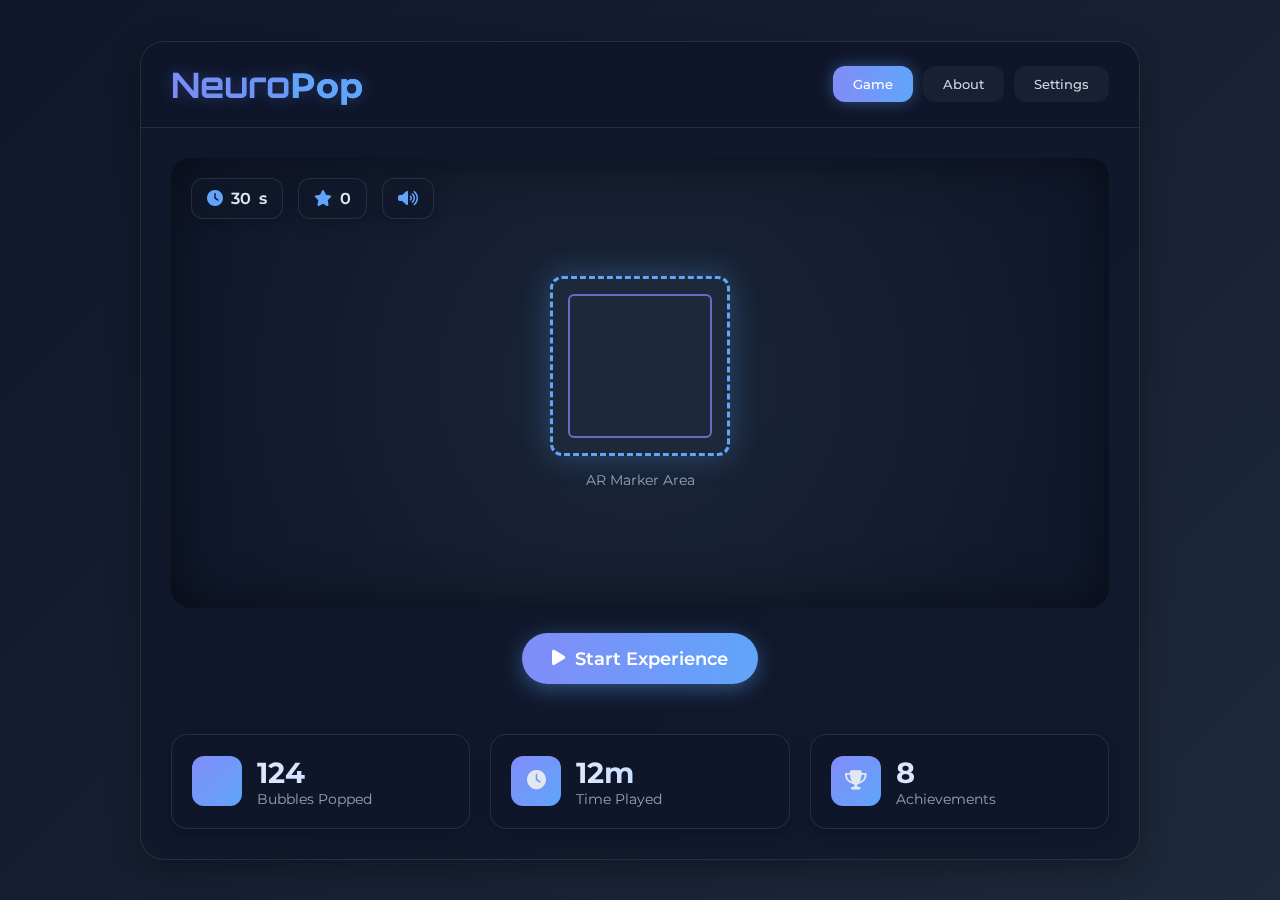
<file: ar_game.html>
<!DOCTYPE html>
<html lang="en">

<head>
    <meta charset="UTF-8">
    <meta name="viewport" content="width=device-width, initial-scale=1.0">
    <title>NeuroPop - AR Stress Relief</title>
    <link rel="stylesheet" href="https://cdnjs.cloudflare.com/ajax/libs/font-awesome/6.4.0/css/all.min.css">
    <link
        href="https://fonts.googleapis.com/css2?family=Montserrat:wght@400;500;600;700&family=Orbitron:wght@500;700&display=swap"
        rel="stylesheet">
</head>

<body>
    <div class="container">
        <div class="header">
            <h1 class="logo">Neuro<span>Pop</span></h1>
            <div class="nav">
                <button class="nav-btn active">Game</button>
                <button class="nav-btn">About</button>
                <button class="nav-btn">Settings</button>
            </div>
        </div>

        <div class="main-content">
            <div class="game-container" id="gameArea">
                <div class="hud">
                    <div class="hud-item">
                        <i class="fas fa-clock"></i>
                        <span id="timer">30</span>s
                    </div>
                    <div class="hud-item">
                        <i class="fas fa-star"></i>
                        <span id="score">0</span>
                    </div>
                    <div class="hud-item">
                        <i class="fas fa-volume-up" id="soundToggle"></i>
                    </div>
                </div>

                <div class="ar-marker-sim">
                    <div class="marker"></div>
                    <p>AR Marker Area</p>
                </div>

                <div class="message-container" id="messageContainer"></div>
            </div>

            <div class="controls">
                <button id="startButton" class="start-btn">
                    <i class="fas fa-play"></i>
                    Start Experience
                </button>
            </div>
        </div>

        <div class="stats-panel">
            <div class="stat-card">
                <div class="stat-icon">
                    <i class="fas fa-bubble"></i>
                </div>
                <div class="stat-info">
                    <h3>124</h3>
                    <p>Bubbles Popped</p>
                </div>
            </div>
            <div class="stat-card">
                <div class="stat-icon">
                    <i class="fas fa-clock"></i>
                </div>
                <div class="stat-info">
                    <h3>12m</h3>
                    <p>Time Played</p>
                </div>
            </div>
            <div class="stat-card">
                <div class="stat-icon">
                    <i class="fas fa-trophy"></i>
                </div>
                <div class="stat-info">
                    <h3>8</h3>
                    <p>Achievements</p>
                </div>
            </div>
        </div>
    </div>

    <!-- Audio elements for sound effects with proper sources -->
    <audio id="popSound" preload="auto">
        <source src="https://assets.mixkit.co/sfx/preview/mixkit-bubble-pop-up-3006.mp3" type="audio/mpeg">
    </audio>
    <audio id="startSound" preload="auto">
        <source src="https://assets.mixkit.co/sfx/preview/mixkit-game-show-intro-331.mp3" type="audio/mpeg">
    </audio>
    <audio id="messageSound" preload="auto">
        <source src="https://assets.mixkit.co/sfx/preview/mixkit-magic-sparkle-3021.mp3" type="audio/mpeg">
    </audio>
    <audio id="endSound" preload="auto">
        <source src="https://assets.mixkit.co/sfx/preview/mixkit-game-level-completed-2059.mp3" type="audio/mpeg">
    </audio>
    <audio id="bgMusic" preload="auto" loop>
        <source src="https://assets.mixkit.co/music/preview/mixkit-spooky-ambience-532.mp3" type="audio/mpeg">
    </audio>

    <script>
        document.addEventListener('DOMContentLoaded', function () {
            // DOM elements
            const gameArea = document.getElementById('gameArea');
            const timerElement = document.getElementById('timer');
            const scoreElement = document.getElementById('score');
            const startButton = document.getElementById('startButton');
            const messageContainer = document.getElementById('messageContainer');
            const soundToggle = document.getElementById('soundToggle');

            // Audio elements
            const popSound = document.getElementById('popSound');
            const startSound = document.getElementById('startSound');
            const messageSound = document.getElementById('messageSound');
            const endSound = document.getElementById('endSound');
            const bgMusic = document.getElementById('bgMusic');

            // Game state
            let score = 0;
            let timeLeft = 30;
            let gameInterval;
            let bubbleInterval;
            let isSoundOn = true;
            let audioContext;

            // Check if audio is supported and handle errors
            function setupAudio() {
                // Try to play a sound to check if audio is working
                try {
                    // Create fallback oscillator sounds if HTML5 audio fails
                    if (typeof AudioContext !== 'undefined' || typeof webkitAudioContext !== 'undefined') {
                        audioContext = new (AudioContext || webkitAudioContext)();
                    }

                    // Test if the audio elements have valid sources
                    if (popSound.src === "" || popSound.src === window.location.href) {
                        console.log("Using fallback audio sounds");
                    }
                } catch (e) {
                    console.log("Audio context not supported:", e);
                }
            }

            // Play a sound with fallback to Web Audio API if HTML5 audio fails
            function playSound(audioElement, type) {
                if (!isSoundOn) return;

                try {
                    if (audioElement.src && audioElement.src !== window.location.href) {
                        audioElement.currentTime = 0;
                        audioElement.play().catch(e => {
                            console.log("HTML5 audio play failed, using fallback:", e);
                            playFallbackSound(type);
                        });
                    } else {
                        playFallbackSound(type);
                    }
                } catch (e) {
                    console.log("Audio play error:", e);
                    playFallbackSound(type);
                }
            }

            // Fallback sound using Web Audio API
            function playFallbackSound(type) {
                if (!audioContext) return;

                try {
                    const oscillator = audioContext.createOscillator();
                    const gainNode = audioContext.createGain();

                    oscillator.connect(gainNode);
                    gainNode.connect(audioContext.destination);

                    switch (type) {
                        case 'pop':
                            oscillator.type = 'sine';
                            oscillator.frequency.setValueAtTime(523.25, audioContext.currentTime); // C5
                            oscillator.frequency.exponentialRampToValueAtTime(1046.5, audioContext.currentTime + 0.1); // C6
                            gainNode.gain.setValueAtTime(0.3, audioContext.currentTime);
                            gainNode.gain.exponentialRampToValueAtTime(0.01, audioContext.currentTime + 0.2);
                            break;
                        case 'message':
                            oscillator.type = 'sine';
                            oscillator.frequency.setValueAtTime(659.25, audioContext.currentTime); // E5
                            gainNode.gain.setValueAtTime(0.2, audioContext.currentTime);
                            gainNode.gain.exponentialRampToValueAtTime(0.01, audioContext.currentTime + 0.3);
                            break;
                        case 'start':
                            oscillator.type = 'sine';
                            oscillator.frequency.setValueAtTime(392.00, audioContext.currentTime); // G4
                            oscillator.frequency.exponentialRampToValueAtTime(783.99, audioContext.currentTime + 0.5); // G5
                            gainNode.gain.setValueAtTime(0.3, audioContext.currentTime);
                            gainNode.gain.exponentialRampToValueAtTime(0.01, audioContext.currentTime + 0.6);
                            break;
                        case 'end':
                            oscillator.type = 'sine';
                            const notes = [523.25, 659.25, 783.99]; // C5, E5, G5
                            let time = audioContext.currentTime;
                            gainNode.gain.setValueAtTime(0.3, time);

                            notes.forEach((freq, i) => {
                                oscillator.frequency.setValueAtTime(freq, time);
                                time += 0.2;
                            });

                            gainNode.gain.exponentialRampToValueAtTime(0.01, time);
                            break;
                    }

                    oscillator.start();
                    oscillator.stop(audioContext.currentTime + 0.5);
                } catch (e) {
                    console.log("Web Audio API error:", e);
                }
            }

            // Toggle sound
            soundToggle.addEventListener('click', function () {
                isSoundOn = !isSoundOn;
                if (isSoundOn) {
                    soundToggle.classList.remove('fa-volume-mute');
                    soundToggle.classList.add('fa-volume-up');
                    if (bgMusic.src && bgMusic.src !== window.location.href) {
                        bgMusic.play().catch(e => console.log("Background music play failed:", e));
                    }
                } else {
                    soundToggle.classList.remove('fa-volume-up');
                    soundToggle.classList.add('fa-volume-mute');
                    bgMusic.pause();
                }
            });

            // Create a bubble at a random position
            function createBubble() {
                const bubble = document.createElement('div');
                bubble.className = 'bubble';

                // Random size between 30 and 70 pixels
                const size = Math.floor(Math.random() * 41) + 30;
                bubble.style.width = `${size}px`;
                bubble.style.height = `${size}px`;

                // Random position within game area
                const maxX = gameArea.offsetWidth - size;
                const maxY = gameArea.offsetHeight - size;
                const x = Math.floor(Math.random() * maxX);
                const y = Math.floor(Math.random() * maxY);

                bubble.style.left = `${x}px`;
                bubble.style.top = `${y}px`;

                // Random color from modern palette
                const colors = [
                    'rgba(106, 137, 204, 0.8)', // Soft blue
                    'rgba(120, 220, 182, 0.8)', // Mint green
                    'rgba(231, 144, 209, 0.8)', // Pink
                    'rgba(245, 176, 65, 0.8)',  // Orange
                    'rgba(162, 155, 254, 0.8)'  // Purple
                ];
                const color = colors[Math.floor(Math.random() * colors.length)];
                bubble.style.backgroundColor = color;
                bubble.style.boxShadow = `0 0 15px ${color.replace('0.8', '0.6')}`;

                // Add bubble to game area
                gameArea.appendChild(bubble);

                // Add floating animation with random parameters
                const floatDuration = 5 + Math.random() * 5;
                const floatAmplitude = 10 + Math.random() * 20;
                bubble.style.animation = `float ${floatDuration}s infinite ease-in-out`;
                bubble.style.setProperty('--float-amplitude', `${floatAmplitude}px`);

                // Pop bubble on click
                bubble.addEventListener('click', function () {
                    // Increase score
                    score++;
                    scoreElement.textContent = score;

                    // Play pop sound
                    playSound(popSound, 'pop');

                    // Show motivational message
                    showMessage(bubble);

                    // Remove bubble with popping animation
                    bubble.style.transform = 'scale(1.5)';
                    bubble.style.opacity = '0';
                    setTimeout(() => {
                        if (bubble.parentNode === gameArea) {
                            gameArea.removeChild(bubble);
                        }
                    }, 300);
                });

                // Remove bubble after some time if not popped
                setTimeout(() => {
                    if (bubble.parentNode === gameArea) {
                        bubble.style.opacity = '0';
                        setTimeout(() => {
                            if (bubble.parentNode === gameArea) {
                                gameArea.removeChild(bubble);
                            }
                        }, 1000);
                    }
                }, 6000);
            }

            // Show motivational message at bubble position
            function showMessage(bubble) {
                const message = document.createElement('div');
                message.className = 'message';
                message.textContent = messages[Math.floor(Math.random() * messages.length)];

                const bubbleRect = bubble.getBoundingClientRect();
                const gameRect = gameArea.getBoundingClientRect();

                message.style.left = `${bubbleRect.left - gameRect.left + bubble.offsetWidth / 2}px`;
                message.style.top = `${bubbleRect.top - gameRect.top}px`;

                messageContainer.appendChild(message);

                // Play message sound
                playSound(messageSound, 'message');

                // Remove message after animation completes
                setTimeout(() => {
                    if (message.parentNode === messageContainer) {
                        messageContainer.removeChild(message);
                    }
                }, 2000);
            }

            // Start the game
            function startGame() {
                // Reset game state
                score = 0;
                timeLeft = 30;
                scoreElement.textContent = score;
                timerElement.textContent = timeLeft;

                // Clear any existing bubbles and messages
                const bubbles = document.querySelectorAll('.bubble');
                bubbles.forEach(bubble => bubble.remove());

                const messages = document.querySelectorAll('.message');
                messages.forEach(message => message.remove());

                // Disable start button during game
                startButton.disabled = true;
                startButton.innerHTML = '<i class="fas fa-sync-alt"></i> Playing...';

                // Play start sound
                playSound(startSound, 'start');

                if (isSoundOn && bgMusic.src && bgMusic.src !== window.location.href) {
                    bgMusic.play().catch(e => console.log("Background music play failed:", e));
                }

                // Start timers
                gameInterval = setInterval(() => {
                    timeLeft--;
                    timerElement.textContent = timeLeft;

                    if (timeLeft <= 0) {
                        endGame();
                    }
                }, 1000);

                bubbleInterval = setInterval(createBubble, 600);

                // Create initial bubbles
                for (let i = 0; i < 5; i++) {
                    createBubble();
                }
            }

            // End the game
            function endGame() {
                clearInterval(gameInterval);
                clearInterval(bubbleInterval);

                // Remove all bubbles
                const bubbles = document.querySelectorAll('.bubble');
                bubbles.forEach(bubble => bubble.remove());

                // Play end sound
                playSound(endSound, 'end');

                if (bgMusic.src && bgMusic.src !== window.location.href) {
                    bgMusic.pause();
                    bgMusic.currentTime = 0;
                }

                // Show game over message
                const gameOver = document.createElement('div');
                gameOver.className = 'game-over';
                gameOver.innerHTML = `
                    <h2>Session Complete!</h2>
                    <p>You popped ${score} bubbles</p>
                    <div class="achievement">Mental Wellness +${score * 5}</div>
                `;

                gameArea.appendChild(gameOver);

                // Re-enable start button after delay
                setTimeout(() => {
                    gameArea.removeChild(gameOver);
                    startButton.disabled = false;
                    startButton.innerHTML = '<i class="fas fa-play"></i> Start Again';
                }, 4000);
            }

            // Initialize audio and start button
            setupAudio();

            // Start game when button is clicked
            startButton.addEventListener('click', startGame);

            // Motivational messages
            const messages = [
                "You've got this!",
                "Take a deep breath!",
                "You are capable of amazing things!",
                "This too shall pass!",
                "You matter!",
                "Progress, not perfection!",
                "Be kind to yourself today!",
                "You are enough!",
                "One step at a time!",
                "You're doing great!",
                "Your mind is powerful!",
                "You're stronger than you think!",
                "Keep moving forward!",
                "You deserve happiness!",
                "Believe in yourself!"
            ];
        });
    </script>

    <style>
        * {
            margin: 0;
            padding: 0;
            box-sizing: border-box;
            font-family: 'Montserrat', sans-serif;
        }

        body {
            background: linear-gradient(135deg, #0f172a 0%, #1e293b 100%);
            color: #e2e8f0;
            min-height: 100vh;
            display: flex;
            justify-content: center;
            align-items: center;
            padding: 20px;
        }

        .container {
            width: 100%;
            max-width: 1000px;
            background: rgba(15, 23, 42, 0.8);
            border-radius: 24px;
            box-shadow: 0 10px 30px rgba(0, 0, 0, 0.3);
            overflow: hidden;
            backdrop-filter: blur(10px);
            border: 1px solid rgba(255, 255, 255, 0.1);
        }

        .header {
            display: flex;
            justify-content: space-between;
            align-items: center;
            padding: 20px 30px;
            background: rgba(15, 23, 42, 0.9);
            border-bottom: 1px solid rgba(255, 255, 255, 0.1);
        }

        .logo {
            font-family: 'Orbitron', sans-serif;
            font-weight: 700;
            font-size: 2.2rem;
            background: linear-gradient(90deg, #818cf8 0%, #60a5fa 100%);
            -webkit-background-clip: text;
            -webkit-text-fill-color: transparent;
            text-shadow: 0 0 15px rgba(97, 140, 248, 0.3);
        }

        .logo span {
            color: #60a5fa;
            -webkit-text-fill-color: #60a5fa;
        }

        .nav {
            display: flex;
            gap: 10px;
        }

        .nav-btn {
            background: rgba(30, 41, 59, 0.6);
            color: #cbd5e1;
            border: none;
            padding: 10px 20px;
            border-radius: 12px;
            cursor: pointer;
            transition: all 0.3s ease;
            font-weight: 500;
        }

        .nav-btn:hover,
        .nav-btn.active {
            background: linear-gradient(90deg, #818cf8 0%, #60a5fa 100%);
            color: white;
            box-shadow: 0 0 15px rgba(96, 165, 250, 0.4);
        }

        .main-content {
            padding: 30px;
        }

        .game-container {
            position: relative;
            height: 450px;
            background: radial-gradient(circle at center, rgba(30, 41, 59, 0.8) 0%, rgba(15, 23, 42, 0.9) 100%);
            border-radius: 20px;
            overflow: hidden;
            cursor: pointer;
            box-shadow: inset 0 0 50px rgba(0, 0, 0, 0.5);
            margin-bottom: 25px;
            display: flex;
            justify-content: center;
            align-items: center;
        }

        .hud {
            position: absolute;
            top: 20px;
            left: 20px;
            z-index: 10;
            display: flex;
            gap: 15px;
        }

        .hud-item {
            background: rgba(15, 23, 42, 0.7);
            padding: 10px 15px;
            border-radius: 12px;
            display: flex;
            align-items: center;
            gap: 8px;
            font-weight: 600;
            backdrop-filter: blur(5px);
            border: 1px solid rgba(255, 255, 255, 0.1);
            box-shadow: 0 5px 15px rgba(0, 0, 0, 0.2);
        }

        .hud-item i {
            color: #60a5fa;
        }

        #soundToggle {
            cursor: pointer;
            transition: all 0.3s ease;
        }

        #soundToggle:hover {
            color: #818cf8;
            transform: scale(1.1);
        }

        .ar-marker-sim {
            display: flex;
            flex-direction: column;
            align-items: center;
            justify-content: center;
            gap: 15px;
        }

        .marker {
            width: 180px;
            height: 180px;
            background: rgba(30, 41, 59, 0.9);
            border: 3px dashed #60a5fa;
            border-radius: 12px;
            display: flex;
            justify-content: center;
            align-items: center;
            box-shadow: 0 0 30px rgba(96, 165, 250, 0.3);
        }

        .marker:before {
            content: '';
            width: 80%;
            height: 80%;
            border: 2px solid #818cf8;
            border-radius: 6px;
            opacity: 0.7;
        }

        .ar-marker-sim p {
            color: #94a3b8;
            font-size: 0.9rem;
        }

        .bubble {
            position: absolute;
            border-radius: 50%;
            background: radial-gradient(circle at 30% 30%, rgba(255, 255, 255, 0.9), transparent);
            display: flex;
            justify-content: center;
            align-items: center;
            color: rgba(255, 255, 255, 0.7);
            font-weight: bold;
            user-select: none;
            cursor: pointer;
            transform-origin: center;
            transition: transform 0.2s ease;
        }

        .bubble:hover {
            transform: scale(1.1);
        }

        @keyframes float {

            0%,
            100% {
                transform: translateY(0) rotate(0deg);
            }

            25% {
                transform: translateY(calc(-1 * var(--float-amplitude))) rotate(3deg);
            }

            50% {
                transform: translateY(0) rotate(0deg);
            }

            75% {
                transform: translateY(var(--float-amplitude)) rotate(-3deg);
            }
        }

        .message-container {
            position: absolute;
            top: 0;
            left: 0;
            width: 100%;
            height: 100%;
            pointer-events: none;
            overflow: hidden;
        }

        .message {
            position: absolute;
            color: #60a5fa;
            font-weight: 600;
            opacity: 0;
            pointer-events: none;
            text-shadow: 0 0 10px rgba(96, 165, 250, 0.8);
            animation: fadeUp 2s forwards;
            font-size: 1.2rem;
            white-space: nowrap;
        }

        @keyframes fadeUp {
            0% {
                opacity: 1;
                transform: translateY(0);
            }

            100% {
                opacity: 0;
                transform: translateY(-80px);
            }
        }

        .controls {
            text-align: center;
            margin-bottom: 20px;
        }

        .start-btn {
            background: linear-gradient(90deg, #818cf8 0%, #60a5fa 100%);
            color: white;
            border: none;
            padding: 15px 30px;
            border-radius: 50px;
            font-size: 1.1rem;
            font-weight: 600;
            cursor: pointer;
            box-shadow: 0 5px 20px rgba(96, 165, 250, 0.4);
            transition: all 0.3s ease;
            display: flex;
            align-items: center;
            gap: 10px;
            margin: 0 auto;
        }

        .start-btn:hover {
            transform: translateY(-3px);
            box-shadow: 0 8px 25px rgba(96, 165, 250, 0.6);
        }

        .start-btn:disabled {
            opacity: 0.7;
            cursor: not-allowed;
            transform: none;
        }

        .stats-panel {
            display: grid;
            grid-template-columns: repeat(auto-fit, minmax(200px, 1fr));
            gap: 20px;
            padding: 0 30px 30px;
        }

        .stat-card {
            background: rgba(15, 23, 42, 0.7);
            border-radius: 16px;
            padding: 20px;
            display: flex;
            align-items: center;
            gap: 15px;
            backdrop-filter: blur(5px);
            border: 1px solid rgba(255, 255, 255, 0.1);
            box-shadow: 0 5px 15px rgba(0, 0, 0, 0.2);
        }

        .stat-icon {
            width: 50px;
            height: 50px;
            background: linear-gradient(135deg, #818cf8 0%, #60a5fa 100%);
            border-radius: 12px;
            display: flex;
            justify-content: center;
            align-items: center;
            font-size: 1.2rem;
        }

        .stat-info h3 {
            font-size: 1.8rem;
            font-weight: 700;
            background: linear-gradient(90deg, #e0e7ff 0%, #bfdbfe 100%);
            -webkit-background-clip: text;
            -webkit-text-fill-color: transparent;
        }

        .stat-info p {
            color: #94a3b8;
            font-size: 0.9rem;
        }

        .game-over {
            position: absolute;
            top: 50%;
            left: 50%;
            transform: translate(-50%, -50%);
            background: rgba(15, 23, 42, 0.9);
            padding: 30px;
            border-radius: 20px;
            text-align: center;
            z-index: 100;
            backdrop-filter: blur(10px);
            border: 1px solid rgba(96, 165, 250, 0.3);
            box-shadow: 0 0 40px rgba(96, 165, 250, 0.3);
            animation: pulse 2s infinite;
        }

        @keyframes pulse {

            0%,
            100% {
                box-shadow: 0 0 40px rgba(96, 165, 250, 0.3);
            }

            50% {
                box-shadow: 0 0 50px rgba(96, 165, 250, 0.5);
            }
        }

        .game-over h2 {
            margin-bottom: 10px;
            color: #e0e7ff;
        }

        .game-over p {
            margin-bottom: 15px;
            color: #cbd5e1;
        }

        .achievement {
            display: inline-block;
            background: linear-gradient(90deg, #818cf8 0%, #60a5fa 100%);
            padding: 8px 15px;
            border-radius: 20px;
            font-weight: 600;
            font-size: 0.9rem;
        }

        /* Mobile Responsiveness */
        @media (max-width: 768px) {
            body {
                padding: 15px;
            }

            .container {
                border-radius: 20px;
            }

            .header {
                flex-direction: column;
                gap: 15px;
                padding: 15px 20px;
            }

            .logo {
                font-size: 1.8rem;
            }

            .nav {
                width: 100%;
                justify-content: center;
            }

            .nav-btn {
                padding: 8px 16px;
                font-size: 0.9rem;
            }

            .main-content {
                padding: 20px;
            }

            .game-container {
                height: 350px;
                margin-bottom: 20px;
            }

            .hud {
                top: 15px;
                left: 15px;
                gap: 10px;
            }

            .hud-item {
                padding: 8px 12px;
                font-size: 0.9rem;
            }

            .marker {
                width: 140px;
                height: 140px;
            }

            .ar-marker-sim p {
                font-size: 0.8rem;
            }

            .start-btn {
                padding: 12px 24px;
                font-size: 1rem;
            }

            .stats-panel {
                grid-template-columns: 1fr;
                gap: 15px;
                padding: 0 20px 20px;
            }

            .stat-card {
                padding: 15px;
            }

            .stat-icon {
                width: 40px;
                height: 40px;
                font-size: 1rem;
            }

            .stat-info h3 {
                font-size: 1.5rem;
            }

            .stat-info p {
                font-size: 0.85rem;
            }

            .game-over {
                padding: 20px;
                width: 85%;
            }

            .game-over h2 {
                font-size: 1.3rem;
            }

            .game-over p {
                font-size: 0.95rem;
            }
        }

        @media (max-width: 480px) {
            .header {
                padding: 12px 15px;
            }

            .logo {
                font-size: 1.6rem;
            }

            .nav {
                flex-wrap: wrap;
            }

            .nav-btn {
                padding: 6px 12px;
                font-size: 0.8rem;
            }

            .main-content {
                padding: 15px;
            }

            .game-container {
                height: 300px;
            }

            .hud {
                flex-direction: column;
                gap: 8px;
            }

            .marker {
                width: 120px;
                height: 120px;
            }

            .message {
                font-size: 1rem;
            }

            .start-btn {
                width: 100%;
                justify-content: center;
            }

            .stats-panel {
                padding: 0 15px 15px;
            }

            .stat-card {
                flex-direction: column;
                text-align: center;
                gap: 10px;
            }

            .game-over {
                padding: 15px;
            }

            .game-over h2 {
                font-size: 1.2rem;
            }
        }
    </style>
</body>

</html>
</file>
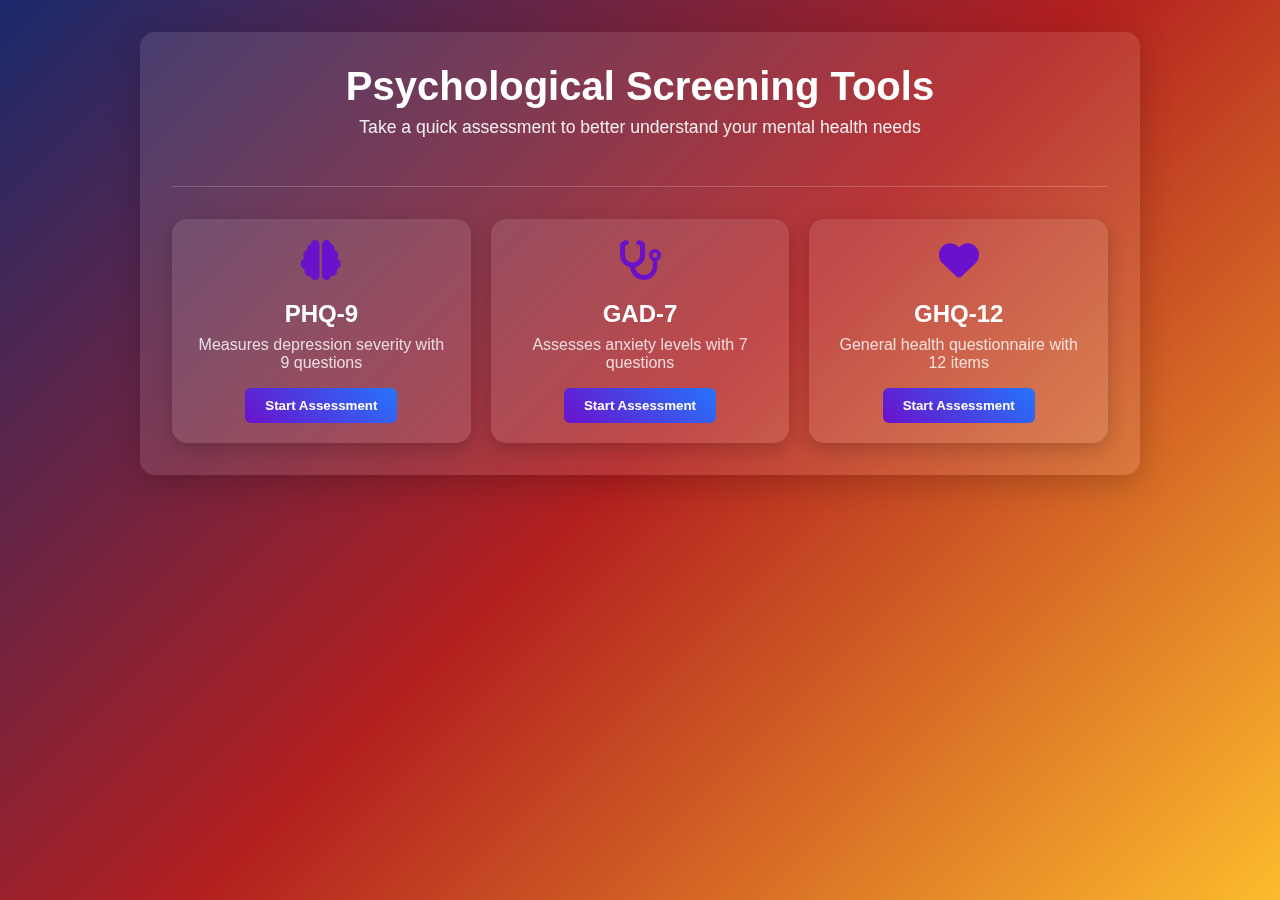
<file: getsupp.html>
<!DOCTYPE html>
<html lang="en">

<head>
    <meta charset="UTF-8">
    <meta name="viewport" content="width=device-width, initial-scale=1.0">
    <title>Psychological Screening Tools</title>
    <link rel="stylesheet" href="https://cdnjs.cloudflare.com/ajax/libs/font-awesome/6.4.0/css/all.min.css">
    <style>
        * {
            margin: 0;
            padding: 0;
            box-sizing: border-box;
            font-family: 'Segoe UI', Tahoma, Geneva, Verdana, sans-serif;
        }

        body {
            background: linear-gradient(135deg, #1a2a6c, #b21f1f, #fdbb2d);
            color: #fff;
            min-height: 100vh;
            padding: 2rem;
        }

        .container {
            max-width: 1000px;
            margin: 0 auto;
            background: rgba(255, 255, 255, 0.1);
            backdrop-filter: blur(10px);
            border-radius: 15px;
            padding: 2rem;
            box-shadow: 0 8px 32px rgba(0, 0, 0, 0.2);
        }

        header {
            text-align: center;
            margin-bottom: 2rem;
            padding-bottom: 1rem;
            border-bottom: 1px solid rgba(255, 255, 255, 0.2);
        }

        h1 {
            font-size: 2.5rem;
            margin-bottom: 0.5rem;
        }

        .description {
            font-size: 1.1rem;
            opacity: 0.9;
            margin-bottom: 2rem;
        }

        .assessment-options {
            display: flex;
            justify-content: center;
            /* center horizontally */
            align-items: stretch;
            /* make equal height */
            gap: 20px;
            /* spacing between cards */
            margin-top: 30px;
            flex-wrap: wrap;
        }

        .assessment-card {
            background: rgba(255, 255, 255, 0.1);
            padding: 20px;
            border-radius: 15px;
            text-align: center;
            width: 280px;
            /* fixed width for alignment */
            flex: 1;
            /* make them flexible */
            box-shadow: 0 6px 20px rgba(0, 0, 0, 0.2);
            transition: transform 0.3s ease, box-shadow 0.3s ease;
        }

        .assessment-card:hover {
            transform: translateY(-8px);
            box-shadow: 0 10px 25px rgba(0, 0, 0, 0.35);
        }

        .assessment-icon {
            font-size: 2.5rem;
            margin-bottom: 1rem;
            color: #6a11cb;
        }

        .assessment-name {
            font-size: 1.5rem;
            margin-bottom: 0.5rem;
        }

        .assessment-desc {
            font-size: 1rem;
            opacity: 0.8;
            margin-bottom: 1rem;
        }

        .start-btn {
            background: linear-gradient(45deg, #6a11cb, #2575fc);
            color: white;
            border: none;
            padding: 10px 20px;
            border-radius: 6px;
            font-weight: 600;
            cursor: pointer;
            transition: all 0.3s ease;
        }

        .start-btn:hover {
            background: linear-gradient(45deg, #6a11cb, #2575fc, #6a11cb);
            transform: scale(1.05);
        }

        .assessment-container {
            display: none;
            background: rgba(255, 255, 255, 0.1);
            border-radius: 12px;
            padding: 2rem;
            margin-top: 2rem;
        }

        .assessment-header {
            display: flex;
            justify-content: space-between;
            align-items: center;
            margin-bottom: 1.5rem;
            padding-bottom: 1rem;
            border-bottom: 1px solid rgba(255, 255, 255, 0.2);
        }

        .back-btn {
            background: rgba(255, 255, 255, 0.1);
            color: white;
            border: none;
            padding: 8px 16px;
            border-radius: 6px;
            cursor: pointer;
            transition: all 0.3s ease;
        }

        .back-btn:hover {
            background: rgba(255, 255, 255, 0.2);
        }

        .question {
            margin-bottom: 1.5rem;
            padding: 1rem;
            background: rgba(255, 255, 255, 0.05);
            border-radius: 8px;
        }

        .question-text {
            font-size: 1.2rem;
            margin-bottom: 1rem;
        }

        .options {
            display: grid;
            grid-template-columns: repeat(auto-fit, minmax(150px, 1fr));
            gap: 10px;
        }

        .option {
            background: rgba(255, 255, 255, 0.1);
            padding: 10px;
            border-radius: 6px;
            text-align: center;
            cursor: pointer;
            transition: all 0.3s ease;
        }

        .option:hover {
            background: rgba(255, 255, 255, 0.15);
        }

        .option.selected {
            background: linear-gradient(45deg, #6a11cb, #2575fc);
            box-shadow: 0 4px 10px rgba(0, 0, 0, 0.2);
        }

        .submit-btn {
            background: linear-gradient(45deg, #00b09b, #96c93d);
            color: white;
            border: none;
            padding: 12px 24px;
            border-radius: 6px;
            font-weight: 600;
            cursor: pointer;
            transition: all 0.3s ease;
            margin-top: 1rem;
            width: 100%;
        }

        .submit-btn:hover {
            background: linear-gradient(45deg, #00b09b, #96c93d, #00b09b);
            transform: translateY(-2px);
        }

        .result-container {
            display: none;
            background: rgba(255, 255, 255, 0.1);
            border-radius: 12px;
            padding: 2rem;
            margin-top: 2rem;
            text-align: center;
        }

        .score {
            font-size: 2rem;
            font-weight: bold;
            margin: 1rem 0;
            color: #fdbb2d;
        }

        .interpretation {
            font-size: 1.1rem;
            line-height: 1.6;
            margin-bottom: 1.5rem;
        }

        .restart-btn {
            background: linear-gradient(45deg, #6a11cb, #2575fc);
            color: white;
            border: none;
            padding: 10px 20px;
            border-radius: 6px;
            font-weight: 600;
            cursor: pointer;
            transition: all 0.3s ease;
        }

        .restart-btn:hover {
            background: linear-gradient(45deg, #6a11cb, #2575fc, #6a11cb);
            transform: scale(1.05);
        }

        @media (max-width: 768px) {
            .assessment-options {
                grid-template-columns: 1fr;
            }

            .options {
                grid-template-columns: 1fr;
            }
        }
    </style>
</head>

<body>
    <div class="container">
        <header>
            <h1>Psychological Screening Tools</h1>
            <p class="description">Take a quick assessment to better understand your mental health needs</p>
        </header>

        <div class="assessment-options">
            <div class="assessment-card" data-assessment="phq9">
                <div class="assessment-icon">
                    <i class="fas fa-brain"></i>
                </div>
                <h3 class="assessment-name">PHQ-9</h3>
                <p class="assessment-desc">Measures depression severity with 9 questions</p>
                <button class="start-btn">Start Assessment</button>
            </div>

            <div class="assessment-card" data-assessment="gad7">
                <div class="assessment-icon">
                    <i class="fas fa-stethoscope"></i>
                </div>
                <h3 class="assessment-name">GAD-7</h3>
                <p class="assessment-desc">Assesses anxiety levels with 7 questions</p>
                <button class="start-btn">Start Assessment</button>
            </div>

            <div class="assessment-card" data-assessment="ghq12">
                <div class="assessment-icon">
                    <i class="fas fa-heart"></i>
                </div>
                <h3 class="assessment-name">GHQ-12</h3>
                <p class="assessment-desc">General health questionnaire with 12 items</p>
                <button class="start-btn">Start Assessment</button>
            </div>
        </div>

        <!-- PHQ-9 Assessment -->
        <div class="assessment-container" id="phq9-assessment">
            <div class="assessment-header">
                <h2>PHQ-9 Depression Assessment</h2>
                <button class="back-btn" data-assessment="phq9"><i class="fas fa-arrow-left"></i> Back</button>
            </div>
            <div id="phq9-questions">
                <!-- Questions will be inserted here by JavaScript -->
            </div>
            <button class="submit-btn" id="phq9-submit">Submit Assessment</button>
        </div>

        <!-- GAD-7 Assessment -->
        <div class="assessment-container" id="gad7-assessment">
            <div class="assessment-header">
                <h2>GAD-7 Anxiety Assessment</h2>
                <button class="back-btn" data-assessment="gad7"><i class="fas fa-arrow-left"></i> Back</button>
            </div>
            <div id="gad7-questions">
                <!-- Questions will be inserted here by JavaScript -->
            </div>
            <button class="submit-btn" id="gad7-submit">Submit Assessment</button>
        </div>

        <!-- GHQ-12 Assessment -->
        <div class="assessment-container" id="ghq12-assessment">
            <div class="assessment-header">
                <h2>GHQ-12 General Health Assessment</h2>
                <button class="back-btn" data-assessment="ghq12"><i class="fas fa-arrow-left"></i> Back</button>
            </div>
            <div id="ghq12-questions">
                <!-- Questions will be inserted here by JavaScript -->
            </div>
            <button class="submit-btn" id="ghq12-submit">Submit Assessment</button>
        </div>

        <!-- Results Containers -->
        <div class="result-container" id="phq9-result">
            <h2>PHQ-9 Assessment Results</h2>
            <div class="score" id="phq9-score"></div>
            <div class="interpretation" id="phq9-interpretation"></div>
            <button class="restart-btn" data-assessment="phq9">Take Again</button>
        </div>

        <div class="result-container" id="gad7-result">
            <h2>GAD-7 Assessment Results</h2>
            <div class="score" id="gad7-score"></div>
            <div class="interpretation" id="gad7-interpretation"></div>
            <button class="restart-btn" data-assessment="gad7">Take Again</button>
        </div>

        <div class="result-container" id="ghq12-result">
            <h2>GHQ-12 Assessment Results</h2>
            <div class="score" id="ghq12-score"></div>
            <div class="interpretation" id="ghq12-interpretation"></div>
            <button class="restart-btn" data-assessment="ghq12">Take Again</button>
        </div>
    </div>

    <script>
        // Assessment data
        const assessments = {
            phq9: {
                title: "PHQ-9 Depression Assessment",
                questions: [
                    "Little interest or pleasure in doing things",
                    "Feeling down, depressed, or hopeless",
                    "Trouble falling or staying asleep, or sleeping too much",
                    "Feeling tired or having little energy",
                    "Poor appetite or overeating",
                    "Feeling bad about yourself — or that you are a failure or have let yourself or your family down",
                    "Trouble concentrating on things, such as reading the newspaper or watching television",
                    "Moving or speaking so slowly that other people could have noticed? Or the opposite — being so fidgety or restless that you have been moving around a lot more than usual",
                    "Thoughts that you would be better off dead or of hurting yourself in some way"
                ],
                options: [
                    "Not at all (0 points)",
                    "Several days (1 point)",
                    "More than half the days (2 points)",
                    "Nearly every day (3 points)"
                ],
                scoring: [0, 1, 2, 3],
                interpretations: [
                    { min: 0, max: 4, text: "Minimal depression. Your score suggests you may not be experiencing significant symptoms of depression at this time." },
                    { min: 5, max: 9, text: "Mild depression. You may be experiencing some symptoms of depression. Consider monitoring your mood and seeking support if symptoms persist." },
                    { min: 10, max: 14, text: "Moderate depression. Your symptoms are consistent with moderate depression. It may be beneficial to consult with a mental health professional." },
                    { min: 15, max: 19, text: "Moderately severe depression. Your score suggests significant depressive symptoms. Consulting with a mental health professional is recommended." },
                    { min: 20, max: 27, text: "Severe depression. Your score indicates severe depressive symptoms. It's important to seek help from a mental health professional as soon as possible." }
                ]
            },
            gad7: {
                title: "GAD-7 Anxiety Assessment",
                questions: [
                    "Feeling nervous, anxious, or on edge",
                    "Not being able to stop or control worrying",
                    "Worrying too much about different things",
                    "Trouble relaxing",
                    "Being so restless that it is hard to sit still",
                    "Becoming easily annoyed or irritable",
                    "Feeling afraid as if something awful might happen"
                ],
                options: [
                    "Not at all (0 points)",
                    "Several days (1 point)",
                    "More than half the days (2 points)",
                    "Nearly every day (3 points)"
                ],
                scoring: [0, 1, 2, 3],
                interpretations: [
                    { min: 0, max: 4, text: "Minimal anxiety. Your score suggests you may not be experiencing significant symptoms of anxiety at this time." },
                    { min: 5, max: 9, text: "Mild anxiety. You may be experiencing some symptoms of anxiety. Consider monitoring your symptoms and seeking support if they persist." },
                    { min: 10, max: 14, text: "Moderate anxiety. Your symptoms are consistent with moderate anxiety. It may be beneficial to consult with a mental health professional." },
                    { min: 15, max: 21, text: "Severe anxiety. Your score suggests significant anxiety symptoms. Consulting with a mental health professional is recommended." }
                ]
            },
            ghq12: {
                title: "GHQ-12 General Health Assessment",
                questions: [
                    "Been able to concentrate on whatever you're doing",
                    "Lost much sleep over worry",
                    "Felt that you are playing a useful part in things",
                    "Felt capable of making decisions about things",
                    "Felt constantly under strain",
                    "Felt you couldn't overcome your difficulties",
                    "Been able to enjoy your normal day-to-day activities",
                    "Been able to face up to your problems",
                    "Been feeling unhappy and depressed",
                    "Been losing confidence in yourself",
                    "Been thinking of yourself as a worthless person",
                    "Been feeling reasonably happy, all things considered"
                ],
                options: [
                    "Better than usual (0 points)",
                    "Same as usual (0 points)",
                    "Less than usual (1 point)",
                    "Much less than usual (1 point)"
                ],
                scoring: [0, 0, 1, 1],
                interpretations: [
                    { min: 0, max: 3, text: "Low level of psychological distress. Your score suggests you're coping well overall." },
                    { min: 4, max: 7, text: "Mild psychological distress. You may be experiencing some difficulties. Consider monitoring your well-being." },
                    { min: 8, max: 12, text: "Moderate to severe psychological distress. Your score suggests you may be experiencing significant difficulties. Consulting with a mental health professional could be beneficial." }
                ]
            }
        };

        // Initialize the assessments
        document.addEventListener('DOMContentLoaded', function () {
            // Set up assessment cards
            document.querySelectorAll('.assessment-card').forEach(card => {
                const assessmentType = card.getAttribute('data-assessment');
                card.querySelector('.start-btn').addEventListener('click', () => {
                    showAssessment(assessmentType);
                });
            });

            // Set up back buttons
            document.querySelectorAll('.back-btn').forEach(btn => {
                const assessmentType = btn.getAttribute('data-assessment');
                btn.addEventListener('click', () => {
                    hideAllAssessments();
                });
            });

            // Set up submit buttons
            document.getElementById('phq9-submit').addEventListener('click', () => calculateScore('phq9'));
            document.getElementById('gad7-submit').addEventListener('click', () => calculateScore('gad7'));
            document.getElementById('ghq12-submit').addEventListener('click', () => calculateScore('ghq12'));

            // Set up restart buttons
            document.querySelectorAll('.restart-btn').forEach(btn => {
                const assessmentType = btn.getAttribute('data-assessment');
                btn.addEventListener('click', () => {
                    showAssessment(assessmentType);
                });
            });

            // Render questions for all assessments
            renderQuestions('phq9');
            renderQuestions('gad7');
            renderQuestions('ghq12');
        });

        // Function to render questions for an assessment
        function renderQuestions(assessmentType) {
            const assessment = assessments[assessmentType];
            const questionsContainer = document.getElementById(`${assessmentType}-questions`);
            questionsContainer.innerHTML = '';

            assessment.questions.forEach((question, index) => {
                const questionElement = document.createElement('div');
                questionElement.className = 'question';

                const questionText = document.createElement('div');
                questionText.className = 'question-text';
                questionText.textContent = `${index + 1}. ${question}`;
                questionElement.appendChild(questionText);

                const optionsContainer = document.createElement('div');
                optionsContainer.className = 'options';

                assessment.options.forEach((option, optionIndex) => {
                    const optionElement = document.createElement('div');
                    optionElement.className = 'option';
                    optionElement.textContent = option;
                    optionElement.setAttribute('data-value', assessment.scoring[optionIndex]);
                    optionElement.setAttribute('data-question', index);

                    optionElement.addEventListener('click', function () {
                        // Remove selected class from all options in this question
                        this.parentElement.querySelectorAll('.option').forEach(opt => {
                            opt.classList.remove('selected');
                        });

                        // Add selected class to clicked option
                        this.classList.add('selected');
                    });

                    optionsContainer.appendChild(optionElement);
                });

                questionElement.appendChild(optionsContainer);
                questionsContainer.appendChild(questionElement);
            });
        }

        // Function to show an assessment
        function showAssessment(assessmentType) {
            hideAllAssessments();
            hideAllResults();
            document.getElementById(`${assessmentType}-assessment`).style.display = 'block';
        }

        // Function to hide all assessments
        function hideAllAssessments() {
            document.querySelectorAll('.assessment-container').forEach(container => {
                container.style.display = 'none';
            });
        }

        // Function to hide all results
        function hideAllResults() {
            document.querySelectorAll('.result-container').forEach(container => {
                container.style.display = 'none';
            });
        }

        // Function to calculate score
        function calculateScore(assessmentType) {
            const assessment = assessments[assessmentType];
            let totalScore = 0;
            let allAnswered = true;

            // Calculate score for each question
            for (let i = 0; i < assessment.questions.length; i++) {
                const selectedOption = document.querySelector(`#${assessmentType}-questions .question:nth-child(${i + 1}) .option.selected`);

                if (selectedOption) {
                    totalScore += parseInt(selectedOption.getAttribute('data-value'));
                } else {
                    allAnswered = false;
                    break;
                }
            }

            if (!allAnswered) {
                alert('Please answer all questions before submitting.');
                return;
            }

            // Show results
            showResults(assessmentType, totalScore);
        }

        // Function to show results
        function showResults(assessmentType, score) {
            const assessment = assessments[assessmentType];
            hideAllAssessments();

            // Find the interpretation
            let interpretation = '';
            for (const range of assessment.interpretations) {
                if (score >= range.min && score <= range.max) {
                    interpretation = range.text;
                    break;
                }
            }

            // Update result elements
            document.getElementById(`${assessmentType}-score`).textContent = `Score: ${score}`;
            document.getElementById(`${assessmentType}-interpretation`).textContent = interpretation;
            document.getElementById(`${assessmentType}-result`).style.display = 'block';
        }
    </script>
</body>

</html>
</file>
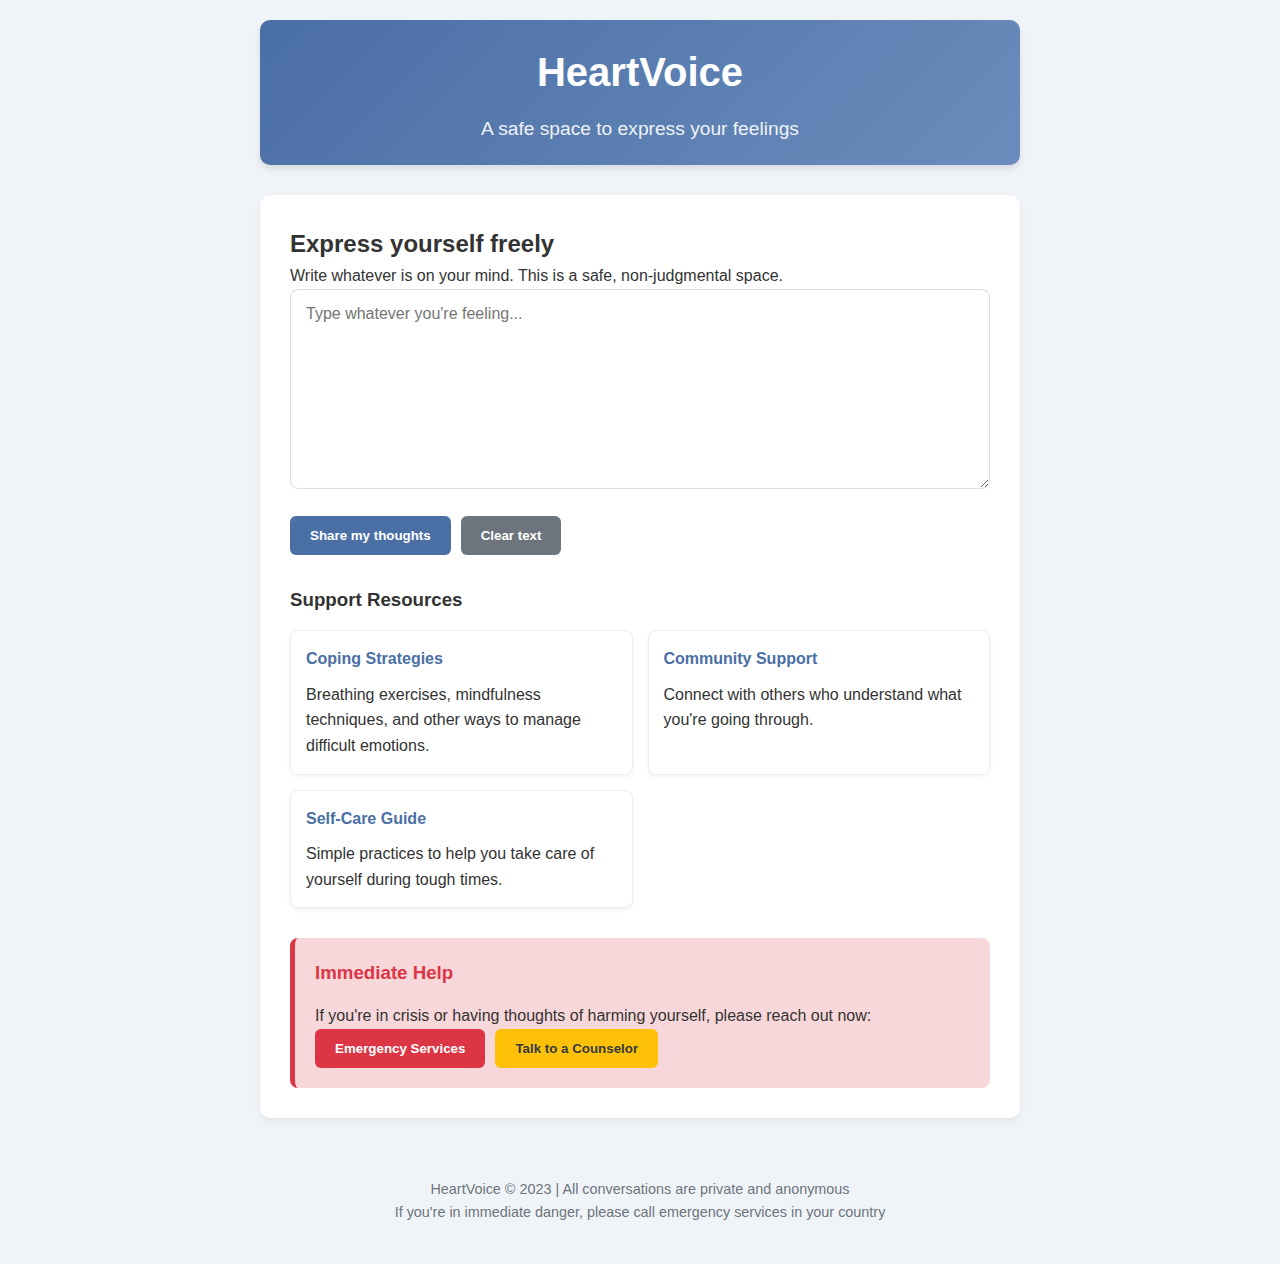
<file: space.html>
<!DOCTYPE html>
<html lang="en">
<head>
    <meta charset="UTF-8">
    <meta name="viewport" content="width=device-width, initial-scale=1.0">
    <title>HeartVoice - Mental Health Support</title>
    <style>
        :root {
            --primary: #4a6fa5;
            --secondary: #6b8cbc;
            --accent: #ff6b6b;
            --light: #f8f9fa;
            --dark: #343a40;
            --success: #28a745;
            --warning: #ffc107;
            --danger: #dc3545;
        }
        
        * {
            margin: 0;
            padding: 0;
            box-sizing: border-box;
            font-family: 'Segoe UI', Tahoma, Geneva, Verdana, sans-serif;
        }
        
        body {
            background-color: #f0f4f8;
            color: #333;
            line-height: 1.6;
        }
        
        .container {
            max-width: 800px;
            margin: 0 auto;
            padding: 20px;
        }
        
        header {
            text-align: center;
            padding: 20px 0;
            background: linear-gradient(135deg, var(--primary), var(--secondary));
            color: white;
            border-radius: 10px;
            margin-bottom: 30px;
            box-shadow: 0 4px 6px rgba(0,0,0,0.1);
        }
        
        h1 {
            font-size: 2.5rem;
            margin-bottom: 10px;
        }
        
        .tagline {
            font-size: 1.2rem;
            opacity: 0.9;
        }
        
        .main-content {
            background: white;
            padding: 30px;
            border-radius: 10px;
            box-shadow: 0 4px 6px rgba(0,0,0,0.05);
        }
        
        textarea {
            width: 100%;
            min-height: 200px;
            padding: 15px;
            border: 1px solid #ddd;
            border-radius: 8px;
            font-size: 1rem;
            margin-bottom: 20px;
            resize: vertical;
            transition: border-color 0.3s;
        }
        
        textarea:focus {
            outline: none;
            border-color: var(--primary);
            box-shadow: 0 0 0 3px rgba(74, 111, 165, 0.2);
        }
        
        .button-group {
            display: flex;
            gap: 10px;
            margin-bottom: 20px;
        }
        
        button {
            padding: 12px 20px;
            border: none;
            border-radius: 6px;
            cursor: pointer;
            font-weight: 600;
            transition: all 0.3s;
        }
        
        .btn-submit {
            background-color: var(--primary);
            color: white;
        }
        
        .btn-submit:hover {
            background-color: var(--secondary);
        }
        
        .btn-clear {
            background-color: #6c757d;
            color: white;
        }
        
        .btn-clear:hover {
            background-color: #5a6268;
        }
        
        .alert-box {
            display: none;
            background-color: #fff3cd;
            border-left: 5px solid var(--warning);
            padding: 20px;
            margin-bottom: 20px;
            border-radius: 6px;
        }
        
        .alert-box h3 {
            color: #856404;
            margin-bottom: 10px;
        }
        
        .resources {
            margin-top: 30px;
        }
        
        .resource-list {
            display: grid;
            grid-template-columns: repeat(auto-fill, minmax(250px, 1fr));
            gap: 15px;
            margin-top: 15px;
        }
        
        .resource-card {
            background: white;
            border-radius: 8px;
            padding: 15px;
            box-shadow: 0 2px 4px rgba(0,0,0,0.05);
            border: 1px solid #eee;
            transition: transform 0.3s;
        }
        
        .resource-card:hover {
            transform: translateY(-3px);
            box-shadow: 0 4px 8px rgba(0,0,0,0.1);
        }
        
        .resource-card h4 {
            color: var(--primary);
            margin-bottom: 10px;
        }
        
        .emergency-section {
            margin-top: 30px;
            background-color: #f8d7da;
            border-radius: 8px;
            padding: 20px;
            border-left: 5px solid var(--danger);
        }
        
        .emergency-section h3 {
            color: var(--danger);
            margin-bottom: 15px;
        }
        
        .emergency-buttons {
            display: flex;
            gap: 10px;
            flex-wrap: wrap;
        }
        
        .btn-emergency {
            background-color: var(--danger);
            color: white;
        }
        
        .btn-emergency:hover {
            background-color: #bd2130;
        }
        
        .btn-counselor {
            background-color: var(--warning);
            color: var(--dark);
        }
        
        .btn-counselor:hover {
            background-color: #e0a800;
        }
        
        footer {
            text-align: center;
            margin-top: 40px;
            padding: 20px;
            color: #6c757d;
            font-size: 0.9rem;
        }
        
        @media (max-width: 600px) {
            .button-group, .emergency-buttons {
                flex-direction: column;
            }
            
            button {
                width: 100%;
            }
        }
    </style>
</head>
<body>
    <div class="container">
        <header>
            <h1>HeartVoice</h1>
            <p class="tagline">A safe space to express your feelings</p>
        </header>
        
        <div class="main-content">
            <div class="alert-box" id="alertBox">
                <h3>We're here for you ❤️</h3>
                <p>We noticed you might be going through a difficult time. Please know that you're not alone, and there are people who want to help.</p>
                <p>Would you like to talk to someone right now?</p>
            </div>
            
            <h2>Express yourself freely</h2>
            <p>Write whatever is on your mind. This is a safe, non-judgmental space.</p>
            
            <textarea id="userInput" placeholder="Type whatever you're feeling..."></textarea>
            
            <div class="button-group">
                <button class="btn-submit" id="submitBtn">Share my thoughts</button>
                <button class="btn-clear" id="clearBtn">Clear text</button>
            </div>
            
            <div class="resources">
                <h3>Support Resources</h3>
                <div class="resource-list">
                    <div class="resource-card">
                        <h4>Coping Strategies</h4>
                        <p>Breathing exercises, mindfulness techniques, and other ways to manage difficult emotions.</p>
                    </div>
                    <div class="resource-card">
                        <h4>Community Support</h4>
                        <p>Connect with others who understand what you're going through.</p>
                    </div>
                    <div class="resource-card">
                        <h4>Self-Care Guide</h4>
                        <p>Simple practices to help you take care of yourself during tough times.</p>
                    </div>
                </div>
            </div>
            
            <div class="emergency-section">
                <h3>Immediate Help</h3>
                <p>If you're in crisis or having thoughts of harming yourself, please reach out now:</p>
                <div class="emergency-buttons">
                    <button class="btn-emergency" id="emergencyBtn">Emergency Services</button>
                    <button class="btn-counselor" id="counselorBtn">Talk to a Counselor</button>
                </div>
            </div>
        </div>
        
        <footer>
            <p>HeartVoice &copy; 2023 | All conversations are private and anonymous</p>
            <p>If you're in immediate danger, please call emergency services in your country</p>
        </footer>
    </div>

    <script>
        document.addEventListener('DOMContentLoaded', function() {
            const userInput = document.getElementById('userInput');
            const submitBtn = document.getElementById('submitBtn');
            const clearBtn = document.getElementById('clearBtn');
            const alertBox = document.getElementById('alertBox');
            const emergencyBtn = document.getElementById('emergencyBtn');
            const counselorBtn = document.getElementById('counselorBtn');
            
            // List of concerning keywords and phrases
            const concerningKeywords = [
                'die', 'kill', 'suicide', 'end it all', 'want to die', 
                'take my life', 'not want to live', 'better off without me',
                'no way out', 'hopeless', 'self harm', 'hurt myself',
                'goodbye forever', 'tired of living', 'can\'t go on'
            ];
            
            // Check text for concerning content
            function checkText(text) {
                const lowerText = text.toLowerCase();
                return concerningKeywords.some(keyword => lowerText.includes(keyword));
            }
            
            // Submit button event
            submitBtn.addEventListener('click', function() {
                const text = userInput.value;
                
                if (text.trim() === '') {
                    alert('Please share your thoughts before submitting.');
                    return;
                }
                
                if (checkText(text)) {
                    alertBox.style.display = 'block';
                    
                    // Scroll to alert box
                    alertBox.scrollIntoView({ behavior: 'smooth' });
                } else {
                    alert('Thank you for sharing your thoughts. Remember, you matter!');
                    userInput.value = '';
                }
            });
            
            // Clear button event
            clearBtn.addEventListener('click', function() {
                userInput.value = '';
            });
            
            // Emergency button event
            emergencyBtn.addEventListener('click', function() {
                const confirmCall = confirm('Are you sure you want to be connected to emergency services?');
                if (confirmCall) {
                    alert('Connecting to emergency services. Please stay on the line.');
                    // In a real application, this would initiate a call
                    // For demonstration, we'll just show an alert
                }
            });
            
            // Counselor button event
            counselorBtn.addEventListener('click', function() {
                alert('Connecting you with a trained counselor. They will be with you shortly.');
                // In a real application, this would initiate a chat or call with a counselor
            });
            
            // Real-time monitoring as user types
            userInput.addEventListener('input', function() {
                const text = userInput.value;
                
                if (checkText(text)) {
                    alertBox.style.display = 'block';
                } else {
                    alertBox.style.display = 'none';
                }
            });
        });
    </script>
</body>
</html>
</file>
